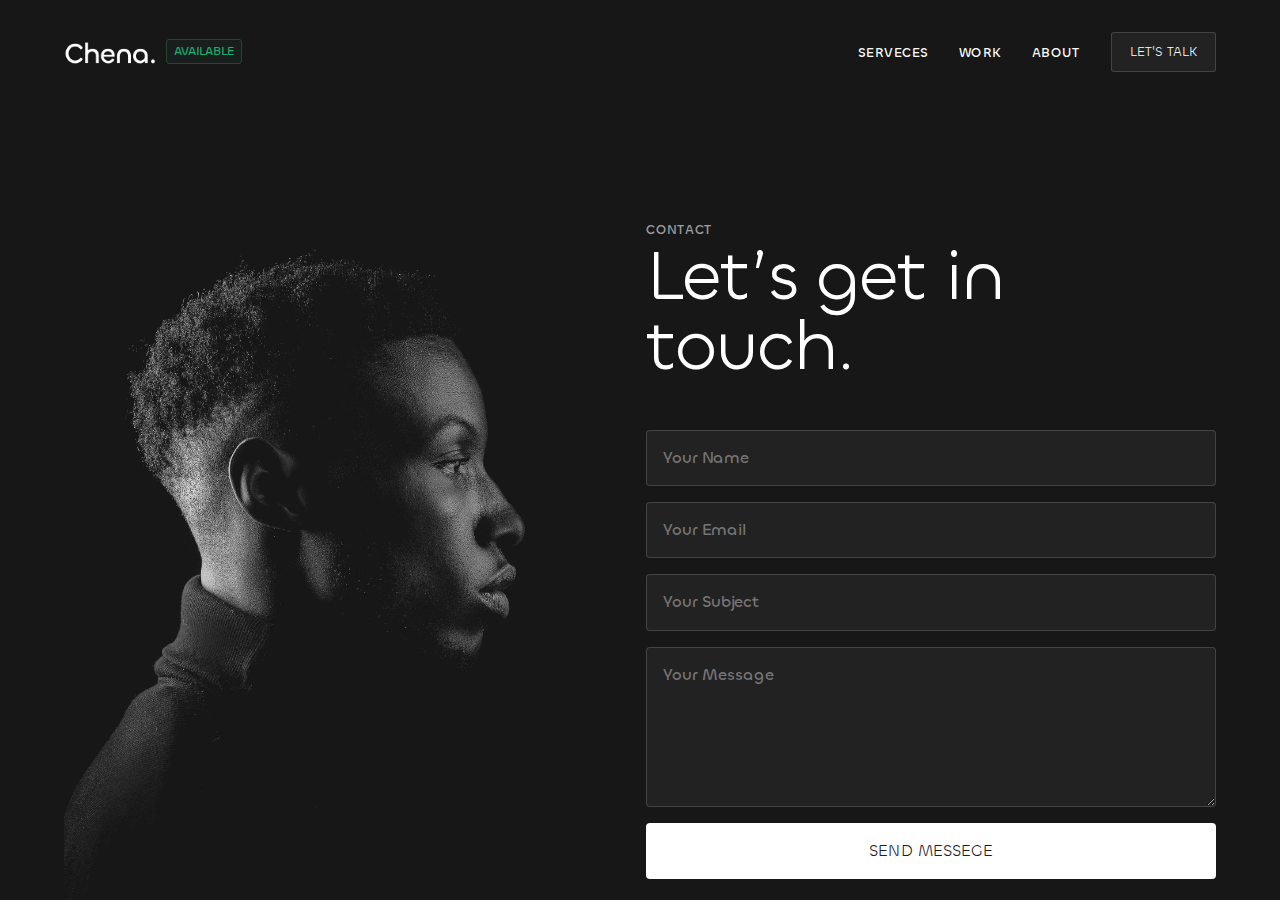
<file: contact.html>
<?php
$message = ''; // Initialize an empty message

if ($_SERVER['REQUEST_METHOD'] === 'POST') {
    // Form was submitted, process it
    // ... (Your form processing logic)
    // Update $message based on the email sending result
}
?>

<!DOCTYPE html>
<html lang="en">
<head>
    <meta charset="UTF-8">
    <meta name="viewport" content="width=device-width, initial-scale=1.0">
    <link rel="stylesheet" href="css/main.css">
    <link rel="stylesheet" href="css/chillax.css">
    <link rel="stylesheet" href="css/all.min.css">

    <script src="https://code.jquery.com/jquery-3.6.0.min.js"></script>

    <title>contect</title>
</head>
<body>
    <header>
        <div class="content">
               <div class="logo">
              <!-- <h1>chena</h1> -->

              <a href="./index.html">

               <img src="image/65656.png" alt="">
             </a>


              <span>available</span>
               </div>
               <nav>
                   <img src="image/Menu_Icon.png" alt="">
                   <ul>
                       <li>
                           <a href="#">serveces</a>
                       </li>
                       <li>
                           <a href="#">work</a>
                       </li>
                       <li>
                           <a href="#">about</a>
                       </li>
                       <!-- <button>let's talk</button> -->



                       <a href="./contact.html">
                        <button>let's talk</button>
    
                    </a>



                   </ul>
                
               </nav>
           </div>
           </header>
           <div class="contact-">
           <div class="contact-tow">
            <div class="imdge-tow">
                <img src="image/contect-image.webp" alt="" srcset="">
            </div>
            <div class="contect-text">
                <div class="text">
                    <h6>Contact</h6>
                    <p>Let’s get in touch.</p>
                </div>
          

                <div class="put-contect">
                    <input type="text" class="contact-input" name="name" id="" placeholder="Your Name">
                    <input type="email" class="contact-input" name="email" id="" placeholder="Your Email">
                    <input type="text" class="contact-input" name="subject" id="" placeholder="Your Subject">

                    <textarea name="contact-message" id="" cols="30" rows="10" placeholder="Your Message"></textarea>
                    <input class="contact-button" type="button" value="SEND MESSEGE">
                </div>

            
                
            </div>
           </div>
        </div>
        <!-- <footer>
            <div class="footer-text">
             2023 <span>&copy;</span> All rights reserved by Chena.
            </div>
        </footer> -->



        <script>
      $(document).ready(function() {
        $('.contact-button').click(function(e) {
          e.preventDefault();
          
          // Disable the submit button
          $(this).prop('disabled', true);
          
          var name = $('.contact-input[name="name"]').val();
          var subject = $('.contact-input[name="subject"]').val();
          var email = $('.contact-input[name="email"]').val();
          console.log(email);
          console.log("==============");
          var message = $('.contact-message').val();
          
          // Validate the form fields
          if (name === '' || subject === '' || email === '' || message === '') {
            alert('Please fill in all the required fields.');
            // Enable the submit button
            $('.contact-button').prop('disabled', false);
            return;
          }
    
          // Validate the email format
          var emailRegex = /^[^\s@]+@[^\s@]+\.[^\s@]+$/;
          if (!email.match(emailRegex)) {
            alert('Please enter a valid email address.');
            // Enable the submit button
            $('.contact-button').prop('disabled', false);
            return;
          }
    
          // Send form data to PHP server
          $.post('send_email.php', {
            name: name,
            subject: subject,
            email: email,
            message: message
          }, function(response) {
            // Handle the response from the server
            if (response === 'success') {
              alert(response);
              // Reset the form

              $('.contact-input[name="name"]').val()="";
           $('.contact-subject').val()="";
          $('.contact-input[name="email"]').val()="";
          $('.contact-message').val()="";
            } else {
              alert(response);
            }
            
            // Enable the submit button
            $('.contact-button').prop('disabled', false);
          });
        });
      });
    </script>
    
</body>
</html>
</file>
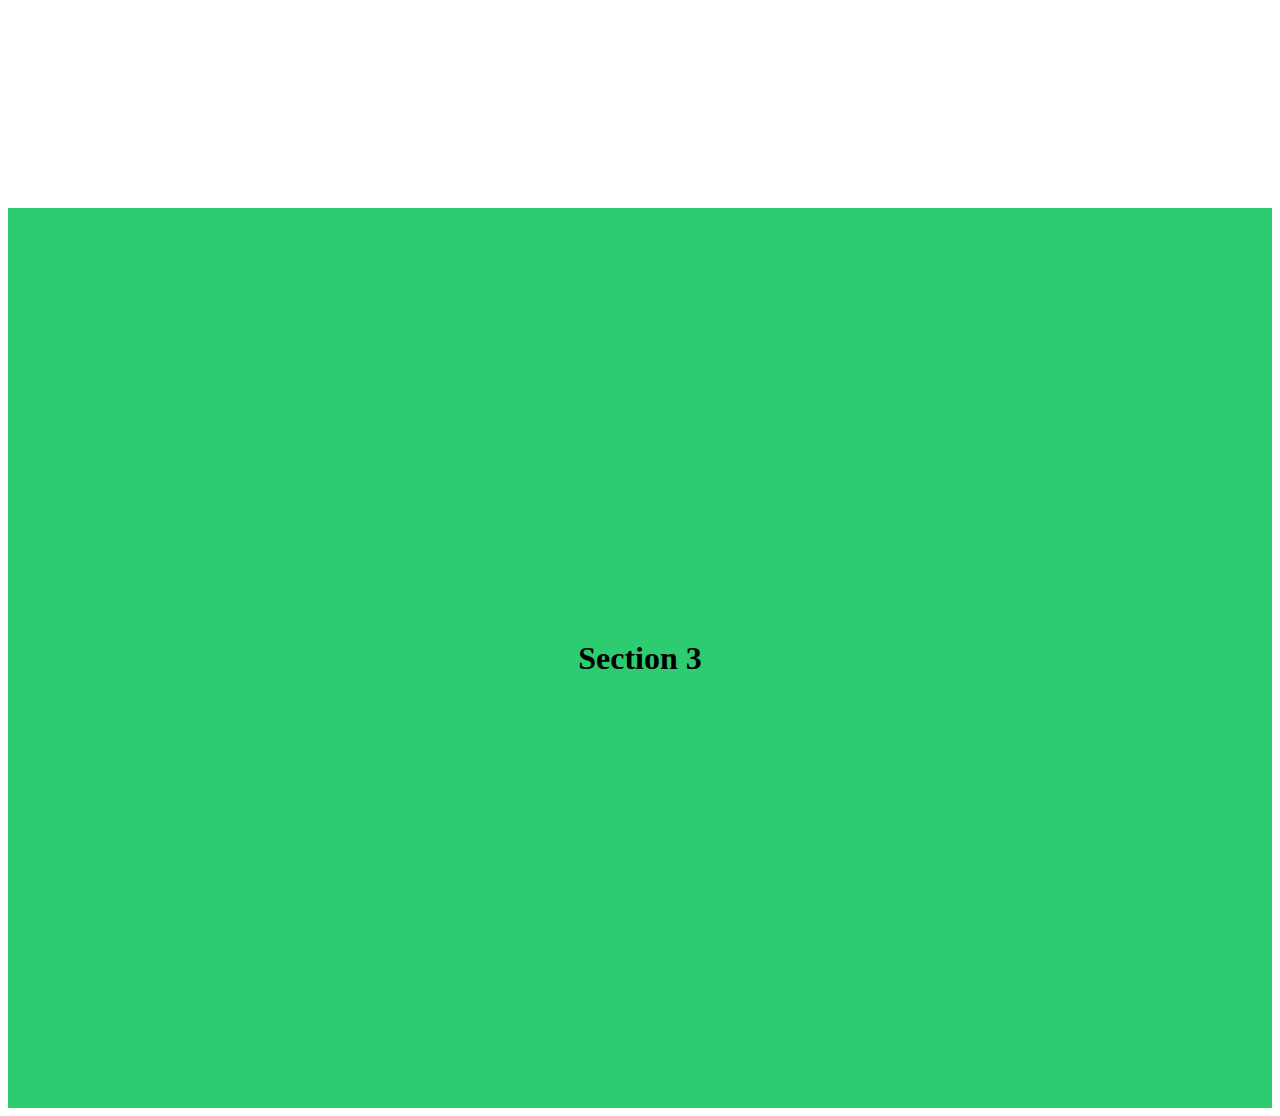
<file: index1.html>
<!DOCTYPE html>
<html lang="en">

<head>
    <meta charset="UTF-8">
    <meta name="viewport" content="width=device-width, initial-scale=1.0">
    <title>3 Section Page</title>
    <style>
        section {
            height: 100vh;
            display: flex;
            align-items: center;
            justify-content: center;
        }

        #section1 {
            background-color: #f1c40f;
        }

        #section2 {
            background-color: #e74c3c;
            opacity: 0; 
            transition: opacity 1s; 
        }

        #section3 {
            background-color: #2ecc71;
        }
    </style>
</head>

<body>

    <section id="section1">
        <h1>Section 1</h1>
    </section>

    <section id="section2">
        <h1> ghghghghgh hhhhhhhhhhhhhhimation</h1>
    </section>

    <section id="section3">
        <h1>Section 3</h1>
    </section>

    <script>

window.addEventListener("scroll", function () {
            const section2 = document.getElementById('section2');
            const section2Top = section2.getBoundingClientRect().top;
            const screenHeight = window.innerHeight;


            if (section2Top < screenHeight && section2Top > 0) {
                section2.style.opacity = "1";  
            }
        });
    </script>

</body>

</html>
</file>
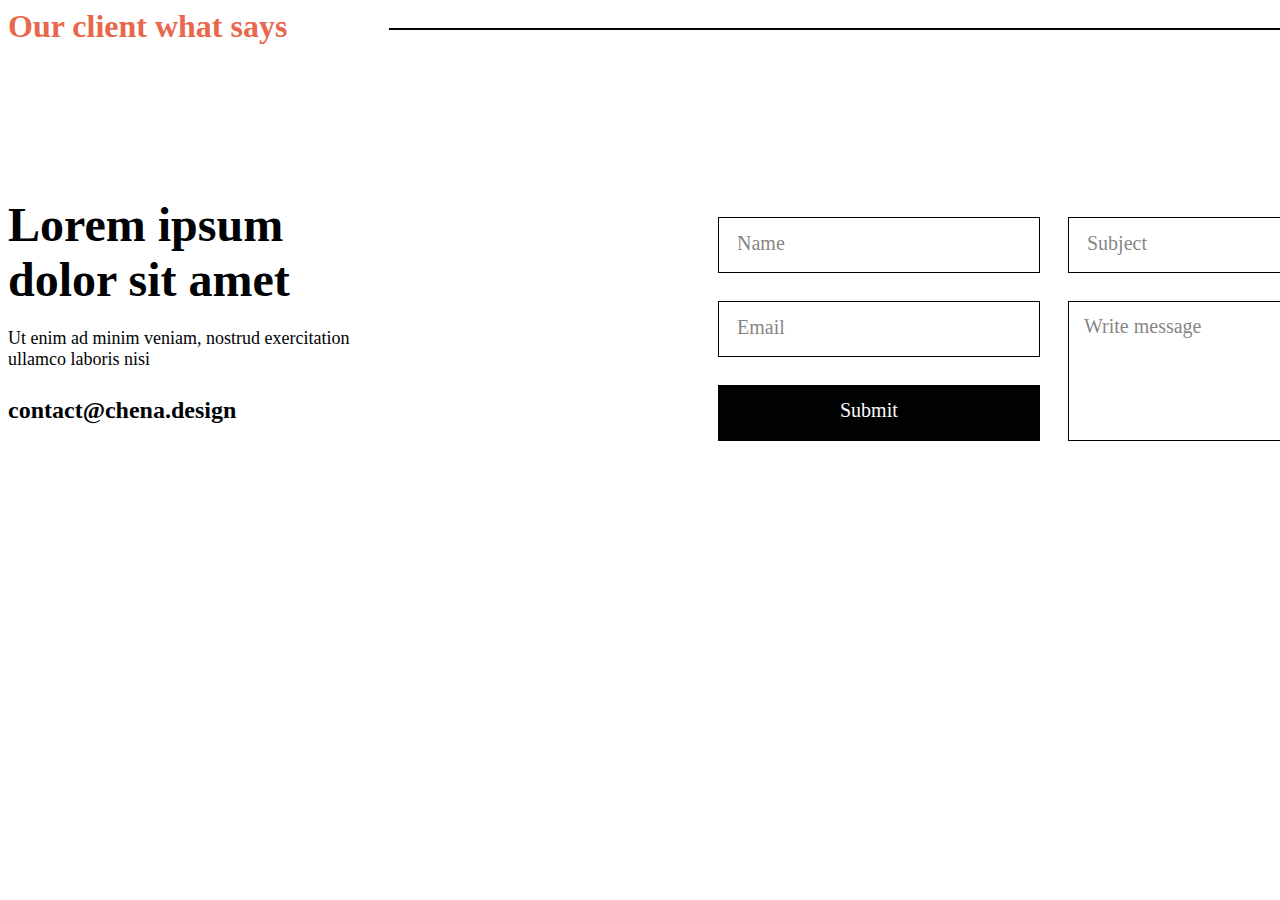
<file: 0/ii.html>
<!DOCTYPE html>
<html lang="en">
<head>
    <meta charset="UTF-8">
    <meta name="viewport" content="width=device-width, initial-scale=1.0">
    <title>Document</title>
</head>
<body>
    <div style="width: 1783px; height: 431px; position: relative">
        <div style="width: 344px; left: 0px; top: 0px; position: absolute; color: #E8684D; font-size: 32px; font-family: Sora; font-weight: 800; word-wrap: break-word">Our client what says</div>
        <div style="width: 1402px; height: 0px; left: 381px; top: 20px; position: absolute; border: 1px #000204 solid"></div>
        <div style="width: 1640px; height: 242px; left: 0px; top: 189px; position: absolute">
          <div style="width: 320px; height: 54px; left: 710px; top: 188px; position: absolute; background: #000204; border-left: 0.60px #000204 solid; border-top: 0.60px #000204 solid; border-right: 0.60px #000204 solid; border-bottom: 0.60px #000204 solid"></div>
          <div style="left: 832px; top: 202px; position: absolute; color: #FFFDFB; font-size: 20px; font-family: Sora; font-weight: 400; word-wrap: break-word">Submit</div>
          <div style="width: 320px; height: 54px; left: 710px; top: 104px; position: absolute; border-left: 0.50px #000204 solid; border-top: 0.50px #000204 solid; border-right: 0.50px #000204 solid; border-bottom: 0.50px #000204 solid"></div>
          <div style="width: 320px; height: 54px; left: 710px; top: 20px; position: absolute; border-left: 0.50px #000204 solid; border-top: 0.50px #000204 solid; border-right: 0.50px #000204 solid; border-bottom: 0.50px #000204 solid"></div>
          <div style="width: 580px; height: 54px; left: 1060px; top: 20px; position: absolute; border-left: 0.50px #000204 solid; border-top: 0.50px #000204 solid; border-right: 0.50px #000204 solid; border-bottom: 0.50px #000204 solid"></div>
          <div style="left: 729px; top: 119px; position: absolute; opacity: 0.60; color: #353535; font-size: 20px; font-family: Sora; font-weight: 400; word-wrap: break-word">Email</div>
          <div style="left: 729px; top: 35px; position: absolute; opacity: 0.60; color: #353535; font-size: 20px; font-family: Sora; font-weight: 400; word-wrap: break-word">Name</div>
          <div style="left: 1079px; top: 35px; position: absolute; opacity: 0.60; color: #353535; font-size: 20px; font-family: Sora; font-weight: 400; word-wrap: break-word">Subject</div>
          <div style="width: 580px; height: 138px; left: 1060px; top: 104px; position: absolute; border-left: 0.50px #000204 solid; border-top: 0.50px #000204 solid; border-right: 0.50px #000204 solid; border-bottom: 0.50px #000204 solid"></div>
          <div style="width: 189px; left: 1076px; top: 118px; position: absolute; opacity: 0.60; color: #353535; font-size: 20px; font-family: Sora; font-weight: 400; word-wrap: break-word">Write message</div>
          <div style="width: 370px; left: 0px; top: 0px; position: absolute; color: #000204; font-size: 48px; font-family: Sora; font-weight: 800; word-wrap: break-word">Lorem ipsum dolor sit amet  </div>
          <div style="width: 356px; left: 0px; top: 131px; position: absolute; color: #000204; font-size: 18px; font-family: Sora; font-weight: 400; word-wrap: break-word">Ut enim ad minim veniam, nostrud exercitation ullamco laboris nisi</div>
          <div style="width: 324px; left: 0px; top: 200px; position: absolute; color: #000204; font-size: 24px; font-family: Sora; font-weight: 600; word-wrap: break-word">contact@chena.design</div>
        </div>
      </div>
</body>
</html>
</file>
<file: css/main.css>
/* global rouls */
 @font-face {
  font-family: chilax;
  src: url(../Fonts/Variable/Chillax-Variable.ttf) ;
 }
* {
    box-sizing: border-box;
    -webkit-box-sizing: border-box;
    -moz-box-sizing: border-box;
    padding: 0;
    margin: 0;
 }
 html {
     scroll-behavior: smooth;
 }
 
 
 body {
  font-family: 'Chillax-Variable' ;
  font-family: 'Chillax-Extralight';
  font-family: 'Chillax-Light';
  font-family: 'Chillax-Regular' !important;
  font-family: 'Chillax-Medium' !important;
  font-family: 'Chillax-Semibold';
  font-family: 'Chillax-Bold';
    
 }
 ul{
     list-style: none;
 }
 .container {
     padding-left: 15px;
     padding-right: 15px;
     margin-left: auto;
     margin-right: auto;
   }
   a {
    text-decoration: none;
   }
   .padding {
    padding-left: 4rem;
    padding-right: 4rem;
}
@media (min-width:1700px) {
  .padding {
    padding-left: 0;
    padding-right: 0;
}
}
   /* global rouls */
   /* Small */
  @media (min-width: 768px) {
    .container {
      width: 750px;
    }
  
  }
  /* Medium */
  @media (min-width: 992px) {
    .container {
      width: 970px;
    }
  }
  /* Large */
  @media (min-width: 1200px) {
    .container {
      width: 1170px;
    }
  }
  /* header */
  header {
    padding: 32px 64px 0px;
    background-color: #171717;
   position: relative;
}
  header .content{
    display: flex;
    height: 39px;
    align-items: center;
    background-color: #171717;
    justify-content: space-around;
    margin-left: auto;
    margin-right: auto;
    max-width: 1600px;

}
header h1 {
  color: white;
  font-weight: 400;
  font-family: 'Chillax-Regular';
}
.logo img {
  margin-top: 8.5px;
  width: 92px;
}

.logo {
  flex-basis: 50%;
  display: flex;
  align-items: center;
  gap: 10px;
}
nav {
    flex-basis: 50%;
}
ul {
  display: flex;
  gap: 30px;
  justify-content: flex-end;
  align-items: center;
}
ul  button {
  color: white;
  background: rgba(255,255,255,.05);
  border: 1px solid rgba(255,255,255,.15);
  text-transform: uppercase;
  padding: 10px 18px;
  border-radius: 3px;
  font-family: 'Chillax-Regular';
  font-size: 13px;
  transition: 0.2s;
  cursor: pointer;
}
ul  button:hover {
  border: 1px solid rgba(255, 254, 254, 0.25);

}
nav ul a {
  color: #fff;
  text-transform: uppercase;
  font-size: 13px;
  font-weight: 400;
  letter-spacing: .5px;
    }
   .logo > span {
    color: #1fac71;
    border: 1px solid #254437;
    padding: 3px 7px;
    text-transform: uppercase;
    font-size: 12px;
    border-radius: 3px;
    background-color: rgba(31,172,113,.05);
  }
      /* header */
      /* landing */
      .landing {
        background-color: #171717;
        /* height: calc(100.1vh - 95px); */
        height: calc(100.1vh - 162px);
        position: relative;
        z-index: -10;
        overflow: hidden;
    }
      .landing .text {
        position: absolute;
        z-index: 1;
        color: white;
        padding: 0 64px;
        height: 80%;
        top: 50%;
        transform: translateY(-35%);
    }
    .landing img.one-image {
      max-width: 100%;
      top:0;
      position: absolute;
      z-index: -1;
      margin-left: 0;
      top: -83px;
      /* min-height: 70vh; */
  }
  .landing img.tow-image  {
    max-width: 90%;
    top: 50%;
    transform: translateY(-36%);
    position: absolute;

}
  .landing h1 {
    font-size: 9vw;
    font-weight: 400;
    font-family: 'Chillax-Regular' !important;
    line-height: 100%;
    letter-spacing: -5px;
}
.landing p {
  font-size: 1.375rem;
  color: rgba(255,255,255,.6);
  max-width: 31.25rem;
  width: 100%;
  line-height: 150%;
  font-weight: 400;
    font-family: 'Chillax-Regular' !important;
    margin-top: 10px;
}
nav img {
  position: absolute;
  top: 60%;
  width: 30px;
  right: 20px;
}







@media (max-width:855px) {

  .landing  {
    height: calc(100.1vh - 95px);
  }
  .one-image {
    display: none;
  }
.landing .text {
  top: 0;
  transform: translateY(60px);
  text-align: center;
  width: 100%;
}
.landing p {
  max-width: 39.25rem;
  font-size: 1.125rem;
}
.landing h1 {
  font-size: 12vw;
}
ul li { 
  display: none;
}

}
@media (max-width:450px) {

  nav img {
    top: 45%;
}
  ul button {
    display: none;
  }
  .landing h1 {
    font-size: 10vw;
    letter-spacing: 0px;
}
.landing .text {
  padding: 0 15px;
}
header {
  padding: 16px 24px 0px;

}
}
@media (min-width:855px) {
  .landing img.tow-image  {
    max-width: 100%;
    top: 50%;
    transform: translateY(-36%);
    position: absolute;
display: none;
}
nav img {
display: none;
 
}

}
@media (min-width:1200px) {
  .landing {
    height: calc(100.1vh - 95px) ; 
  }
}
@media (min-width: 1700px) {
  
  .landing h1 {
    font-size: 144px !important;
 
}
.landing .text {
  padding: 0 150px;
  transform: translateY(-30%);
  width: 100%;
}
}
      /* landing */
/* .testmonial */
.testmonial {
  padding: 0px 15px 100px 15px;
}
/* .testmonial  */
.title {
  text-align: center;
  max-width: 600px;
  position: relative;
  left: 50%;
  transform: translateX(-50%);
  padding-bottom: 100px;
}

/* .testmonial  */
.title h1 {
    font-family: 'Chillax-Regular';
    font-size: 4.3vw;
    font-weight: 100;
    color: #1d1e1f;
}
/* .testmonial  */
.title p {
  color: #707476;
  font-size: 1.125rem;
  line-height: 160%;
  font-family: 'chillax-medium';
}

.boxs {
  grid-column-gap: 2rem;
  grid-row-gap: 2rem;
  grid-template-rows: auto;
  grid-template-columns: 1fr 1fr 1fr;
  grid-auto-columns: 1fr;
  display: grid;
  max-width: 100rem;
  margin: 0 auto;
}
 .box {
  background-color: #fff;
  border: 1px solid #e8e8e8;
  border-radius: 0.5rem;
  padding: 2.5rem;
}
.box > img {
  margin: 0 0 2rem 0;
  width: 40px;
}
.box > h2 {
  letter-spacing: -.5px;
  font-size: 1.75vw;
  font-weight: 400;
  line-height: 120%;
  font-family: 'Chillax-Regular';
  margin: 0 0 1rem 0;
  color: #1d1e1f;
}
.box > p {
  color: #707476;
  margin: 0 0 2rem 0;
  font-weight: 400;
  font-family: 'Chillax-Regular' !important;
}
.footer-box {
  display: inline-flex;
  gap: 10px;
  align-items: center;
}
.footer-box img {
  width: 60px;
  height: 60px;
  border-radius: 50%;
}
.footer-box h2 {
  font-weight: 400;
  font-family: 'Chillax-Regular' !important;
  color: #1d1e1f;
  text-transform: uppercase;
  font-size: 19px;
}
.footer-box p {
  color: #707476;
  font-weight: 400;
    font-family: 'Chillax-Regular' !important;
}
@media (min-width:1400px) {
  /* .testmonial  */
  .title h1 {
    font-size:3.5rem;
}
.box > h2 {
  font-size: 1.5rem;
}

}
@media (max-width:992px ) {
  .boxs {
    padding: 0 15px;
    grid-template-columns: 1fr  1fr;
}

.landing img.one-image {
  top: 3% !important;
}
/* .testmonial  */
.title h1 {
  font-size: 3rem;
}
}
@media (max-width:750px) {
  .boxs {
    grid-template-columns: 1fr;
} 
/* .testmonial */
 .title p {
  width: 90%;
}
/* .testmonial */
 .title h1 {
  font-size: 2.25rem;
}
}
/* .testmonial */
.about-us {
  padding: 4rem;
  position: relative;
  background: #171717;
  margin: 0 auto;
  border-radius: 10px;
  display: flex;
  align-items: center;
  max-width: 100rem;
}
.about-us h3 {
  color: #fff;
  background-color: rgba(255,255,255,.05);
  border: 1px solid rgba(255,255,255,.15);
  font-size: 12px;
  position: absolute;
  font-family: 'Chillax-light';
  top: 436px;
  left: 85px;
  padding: 0.35rem 0.65rem;
  letter-spacing: 0.5px;
  border-radius: 4px;
  
}
.icons {
  position: absolute;
  top: 70px;
  left: 85px;
}
.icons i {
  color: white;
  background-color: rgba(255,255,255,.05);
  border: 1px solid rgba(255,255,255,.15);
  border-radius: 50%;
  padding: 10px;
  margin-right: 5px;
}
.text-about {
  color: white;
}

.about-us h4 {
  font-size: 4vw;
  font-weight: 400;
  font-family: 'Chillax-Regular' !important;
  line-height: 110%;
  letter-spacing: -2px;
  margin-top: 20px;
}
.text-about p {
  color: rgba(255,255,255,.6);
  font-size: 1.01rem;
  margin-top: 25px;
  line-height: 160%;
  font-weight: 400;
    font-family: 'Chillax-Regular' !important;
}
.text-about span {
  text-transform: uppercase;
  color: rgba(255,255,255,.6);
  font-size: 13px;
}

@media (max-width:1100px) {
  .about-us {
    flex-direction: column;
}
.about-us h4 {
  letter-spacing: 0;
}
.text-about {
  padding-top: 40px;
  text-align: center;
}
.icons {
  left: 50%;
  transform: translateX(-50%);
}
.about-us h3 {
  left: 50%;
  transform: translateX(-50%);
}
}
@media (max-width:992px) {
  .about-us {
    margin: 0 15px 100px;
}
.about-us h4 {
  letter-spacing: -1px;
  font-size: 2.25rem;
}
.box > h2 {
  font-size: 1.5rem;
}
}
@media (max-width:450px) {
  .about-us img {
    width: 244px;
}
.about-us h3 {
  top: 270px;
}
.about-us {
  padding: 1.5rem;
}
.icons {
  top: 25px;
}
}
@media (min-width:1550px) {
  .about-us {
    gap: 85px;
}
.about-us h4 {
  font-size:3.5vw;
}
}

/* contact */
.contact {
  background-color: #171717;
  text-align: center;
  color: white;
  padding: 5rem;
  margin-top: 100px;
}
.contact h5 {
  color: rgba(255,255,255,.6);
  letter-spacing: .5px;
  text-transform: uppercase;
  font-family: 'Chillax-Regular';
  font-size: 13px;
  line-height: 160%;
}
.contact p {
letter-spacing: -4px;
font-family: 'Chillax-Regular';
    font-size: 8.5vw;
    line-height: 100%;
    margin: 20px 0;
  }
  .contact button {
    padding: 0.75rem 1rem;
    background-color: #fff;
    color: #1d1e1f;
    font-size: 13px;
    font-family: 'Chillax-medium';
    border: 1px solid #e8e8e8;
    border-radius: 4px;
    margin-top: 20px;
    text-transform: uppercase;
  }
  @media (max-width:992px) {
    .contact p {
      letter-spacing: 2px;
    
  }
  .contact {
    padding: 2rem;
}
.padding {
  padding-left: 0;
  padding-right: 0;

  }
}
  @media (max-width:1200px) {
    .landing img.one-image {
      top:-6%;
  }
  }
/* contact */
  .contact- {
    background-color: #171717;
   
  }
    .contact-tow img {
      width: 100%;
      max-width: 770px;
      position: relative;
      transform: translateY(7%);
  }

  .contact-tow {
    background-color: #171717;
    display: grid;
    grid-template-columns: 1fr 1fr;
    padding: 8rem 4rem 0;
    /* position: relative; */
    height: calc(100vh - 71px);
    max-width: 1700px;
    margin: 0 auto;
    justify-items: end;
    align-items: center;
    align-content: space-around;
    overflow: hidden;
}
.contact-tow p {
  letter-spacing: -2px;
  font-size: 5rem;
  line-height: 100%;
  color: white;
  font-weight: 400;
  font-family: 'Chillax-Regular';
  margin-bottom: 3rem;
  margin-right: 172px;
}
.contact-tow h6 {
  letter-spacing: .5px;
  text-transform: uppercase;
  font-size: 13px;
  font-weight: 400;
  line-height: 160%;
  color: rgba(255,255,255,.6);
}
.put-contect {
  display: flex;
    flex-direction: column;
    gap: 1rem;
}
input {
  min-height: 3.5rem;
  border: 1px solid #e8e8e8;
  border-radius: 0.25rem;
  margin-bottom: 0;
  padding: 1rem;
  font-size: 16px;
  line-height: 140%;
  color: #fff;
  background-color: rgba(255,255,255,.05);
  border-color: rgba(255,255,255,.15);
  font-weight: 500;
  font-family: 'Chillax-Medium';
}
textarea {
  color: #fff;
  background-color: rgba(255,255,255,.05);
  border-color: rgba(255,255,255,.15);
  max-height: 10rem;
  border-radius: 0.25rem;
  margin-bottom: 0;
  padding: 1rem;
  font-size: 16px;
  width: 100%;
  font-weight: 500;
  font-family: 'Chillax-Medium';
}
input[type="button"] {
  color: #1d1e1f;
  background-color: #fff;
  border-width: 1px;
  border-color: transparent;
  font-weight: 400;
  font-family: 'Chillax-Regular';
}

.contect-text {
  max-width: 570px;
  z-index: 1;
}
@media (max-width:1400px) {
  .contact-tow p {
    font-size: 5.5vw;
}}
@media (max-width:1235px) {
  .contact-tow img {
    transform: translateY(0%);
}}
@media (max-width:1100px) {
  .contact-tow img {
    transform: translateY(-3%);
}}
@media (max-width:1100px) {
  .contact-tow img {
    transform: translateY(-3%);
}}
@media (max-width:992px) {
  .contact-tow img {
    width: 100%;
    max-width: 523px;
    transform: translateX(-50%);
    top: 40px;
    left: 50%;
    padding: 0 15px;
}
.contact-tow {
  height: fit-content;
  padding: 0 133px;
  display: block;
}
.contect-text {
  max-width: 100%;
  z-index: 1;
  position: relative;
  top: -200px;
}
}
@media (max-width:450px ) {
  .contact-tow img {
    padding: 0 15px !important;
}
.contact-tow {
  padding: 0 15px !important;
}
.contact-tow p {
  font-size: 11.5vw;
  margin-bottom: 1rem;
  margin-right: 125px;
}
.contect-text {
  top: -40px;
}
}
@media (max-width:720px) {
  .contact-tow img {
    padding: 0 40px;
}
.contact-tow {
  padding: 0 40px;
}

}
@media (min-width:1440px) {
  .contact p {
    font-size: 8rem;
    max-width: 1000px;
    position: relative;
    left: 50%;
    transform: translateX(-50%);
}
}
  /* index 2 contect */



















  /* start portfolio  */


  .portfolio {
    padding: 0;
}
.grid-image {
    display: grid;
    grid-template-columns: repeat(auto-fill, minmax(400px, 1fr));
    gap: 24px 30px;
    max-width: 1800px;
    margin: 0 auto;
    padding: 0 100px;
}

.grid-image img {
    width: 100%;
    transition: 0.4s;
}
@media (max-width:992px) {
    .grid-image {
        padding: 0 50px;
    }
  }
@media (max-width:750px) {
    .grid-image {
        gap:10px;
    }
    .grid-image {
        padding: 0 15px;
    }
  }
  @media (max-width:500px) {
    .grid-image {
        padding: 0 15px;
    }
  }

  .hover{
    position: absolute;
    left: 0;
    z-index: 0;
    transition: var(--main-transition);
    opacity: 0;
}
.portfolio-image {
    position: relative;
} 
.grid-image img:hover.hover{
   opacity: 1;
}  
 /* end portfolio  */
footer {
  background-color: #171717;
  display: flex;
  align-items: center;
  justify-content: space-between;
  padding: 0 5rem;
}

 .footer-text {
  padding: 50px 0;
  color: #fff;
  font-family: 'Chillax-regular';
}
.footer-text span {
  color: var(--main-color);
}
.footer-icon {
  color: white;
  font-family: 'Chillax-regular';
  font-size: 13px;
}
.footer-icon button {
  background-color: rgba(255,255,255,.05);
  border-color: rgba(255,255,255,.15);
  border-radius: 50%;
  border: 1px solid;
  width: 40px;
  height: 40px;
  color: white;
  margin-left: 12px;
  backdrop-filter: blur(2rem);
}

button:hover {
  cursor: pointer;
}


/* Keyframes for fading in */
@keyframes fadeIn {
  from {
      opacity: 0;
  }
  to {
      opacity: 1;
  }
}

/* Keyframes for translation animation */
@keyframes translationAnimation {
  from {
      transform: translate3d(0px, 0px, 0px);
      opacity: 0;
  }
  to {
      transform: translate3d(0px, 0px, 0px);
      opacity: 1;
  }
}

@keyframes translationAnimationDown {
  from {
      transform: translate3d(0px, -12.8438px, 0px);
  }
  to {
      transform: translate3d(0px, 0px, 0px);
  }
}


@keyframes boxAnimation {
  from {
      transform: translate3d(0px, 12.8438px, 0px);
      opacity: 0;

  }
  to {
      transform: translate3d(0px, 0px, 0px);
      opacity: 1;

  }
}

/* @keyframes imgAnimation {
  from {
      transform: translate3d(0px, 12.8438px, 0px);
      opacity: 0;

  }
  to {
      transform: translate3d(0px, 0px, 0px);
      opacity: 1;

  }
} */

@keyframes homeTitleAnimation {
  from {
      transform: translate3d(0px, 16px, 0px);
      opacity: 0;

  }
  to {
      transform: translate3d(0px, 0px, 0px);
      opacity: 1;

  }
}

@keyframes portfolioTitleAnimation {
  from {
      transform: translate3d(-50%, 16px, 0px);
      opacity: 0;

  }
  to {
      transform: translate3d(-50%, 0px, 0px);
      opacity: 1;

  }
}



@keyframes homeSubTitleAnimation {
  from {
      transform: translate3d(0px, 16px, 0px);
      opacity: 0;

  }
  to {
      transform: translate3d(0px, 0px, 0px);
      opacity: 1;

  }
}

@keyframes footerTitleAnimation {
  from {
      transform: translate3d(0px, 16px, 0px);
      opacity: 0.5;

  }
  to {
      transform: translate3d(0px, 0px, 0px);
      opacity: 1;

  }
}

@keyframes footerSubTitleAnimation {
  from {
      transform: translate3d(0px, -16px, 0px);
      opacity: 0;

  }
  to {
      transform: translate3d(0px, 0px, 0px);
      opacity: 1;

  }
}

@keyframes footerSousTitleAnimation {
  from {
      transform: translate3d(0px, 16px, 0px);
      opacity: 0;

  }
  to {
      transform: translate3d(0px, 0px, 0px);
      opacity: 1;

  }
}


/* Apply translation animation using data-w-id */
.translation-animation {
  animation: translationAnimation 0.8s ease-in-out;
}

.translation-animation-down {
  animation: translationAnimationDown 0.8s ease-in-out;
}

.box-animation {
  animation: boxAnimation 0.8s ease-in-out;
}

.img-animation{
  animation: imgAnimation 0.6s ease-in-out;
}


.home-title-animation {
  animation: homeTitleAnimation 0.8s ease-in-out;
}

.home-sub-title-animation {
  animation: homeSubTitleAnimation 1s ease-in-out;
}



.footer-title-animation {
  animation: footerTitleAnimation 0.6s ease-in-out;
}


.footer-sub-title-animation {
  animation: footerSubTitleAnimation 1s ease-in-out;
}
.footer-sous-title-animation {
  animation: footerSousTitleAnimation 1.3s ease-in-out;
}

.portfolio-title-animation {
  animation: portfolioTitleAnimation 1s ease-in-out;

  
}
</file>
<file: css/chillax.css>
/**
 * @license
 *
 * Font Family: Chillax
 * Designed by: Manushi Parikh
 * URL: https://www.fontshare.com/fonts/chillax
 * © 2023 Indian Type Foundry
 *
 * Font Styles:
 * Chillax Variable(Variable font)
 * Chillax Extralight
 * Chillax Light
 * Chillax Regular
 * Chillax Medium
 * Chillax Semibold
 * Chillax Bold
 *
*/


/**
* This is a variable font
* You can controll variable axes as shown below:
* font-variation-settings: 'wght' 700.0;
*
* available axes:

* 'wght' (range from 200.0 to 700.0)

*/

@font-face {
  font-family: 'Chillax-Variable';
  src: url('../fonts/Chillax-Variable.woff2') format('woff2'),
       url('../fonts/Chillax-Variable.woff') format('woff'),
       url('../fonts/Chillax-Variable.ttf') format('truetype');
       font-weight: 200 700;
       font-display: swap;
       font-style: normal;
}


@font-face {
  font-family: 'Chillax-Extralight';
  src: url('../fonts/Chillax-Extralight.woff2') format('woff2'),
       url('../fonts/Chillax-Extralight.woff') format('woff'),
       url('../fonts/Chillax-Extralight.ttf') format('truetype');
       font-weight: 200;
       font-display: swap;
       font-style: normal;
}


@font-face {
  font-family: 'Chillax-Light';
  src: url('../fonts/Chillax-Light.woff2') format('woff2'),
       url('../fonts/Chillax-Light.woff') format('woff'),
       url('../fonts/Chillax-Light.ttf') format('truetype');
       font-weight: 300;
       font-display: swap;
       font-style: normal;
}


@font-face {
  font-family: 'Chillax-Regular';
  src: url('../fonts/Chillax-Regular.woff2') format('woff2'),
       url('../fonts/Chillax-Regular.woff') format('woff'),
       url('../fonts/Chillax-Regular.ttf') format('truetype');
       font-weight: 400;
       font-display: swap;
       font-style: normal;
}


@font-face {
  font-family: 'Chillax-Medium';
  src: url('../fonts/Chillax-Medium.woff2') format('woff2'),
       url('../fonts/Chillax-Medium.woff') format('woff'),
       url('../fonts/Chillax-Medium.ttf') format('truetype');
       font-weight: 500;
       font-display: swap;
       font-style: normal;
}


@font-face {
  font-family: 'Chillax-Semibold';
  src: url('../fonts/Chillax-Semibold.woff2') format('woff2'),
       url('../fonts/Chillax-Semibold.woff') format('woff'),
       url('../fonts/Chillax-Semibold.ttf') format('truetype');
       font-weight: 600;
       font-display: swap;
       font-style: normal;
}


@font-face {
  font-family: 'Chillax-Bold';
  src: url('../fonts/Chillax-Bold.woff2') format('woff2'),
       url('../fonts/Chillax-Bold.woff') format('woff'),
       url('../fonts/Chillax-Bold.ttf') format('truetype');
       font-weight: 700;
       font-display: swap;
       font-style: normal;
}
</file>
